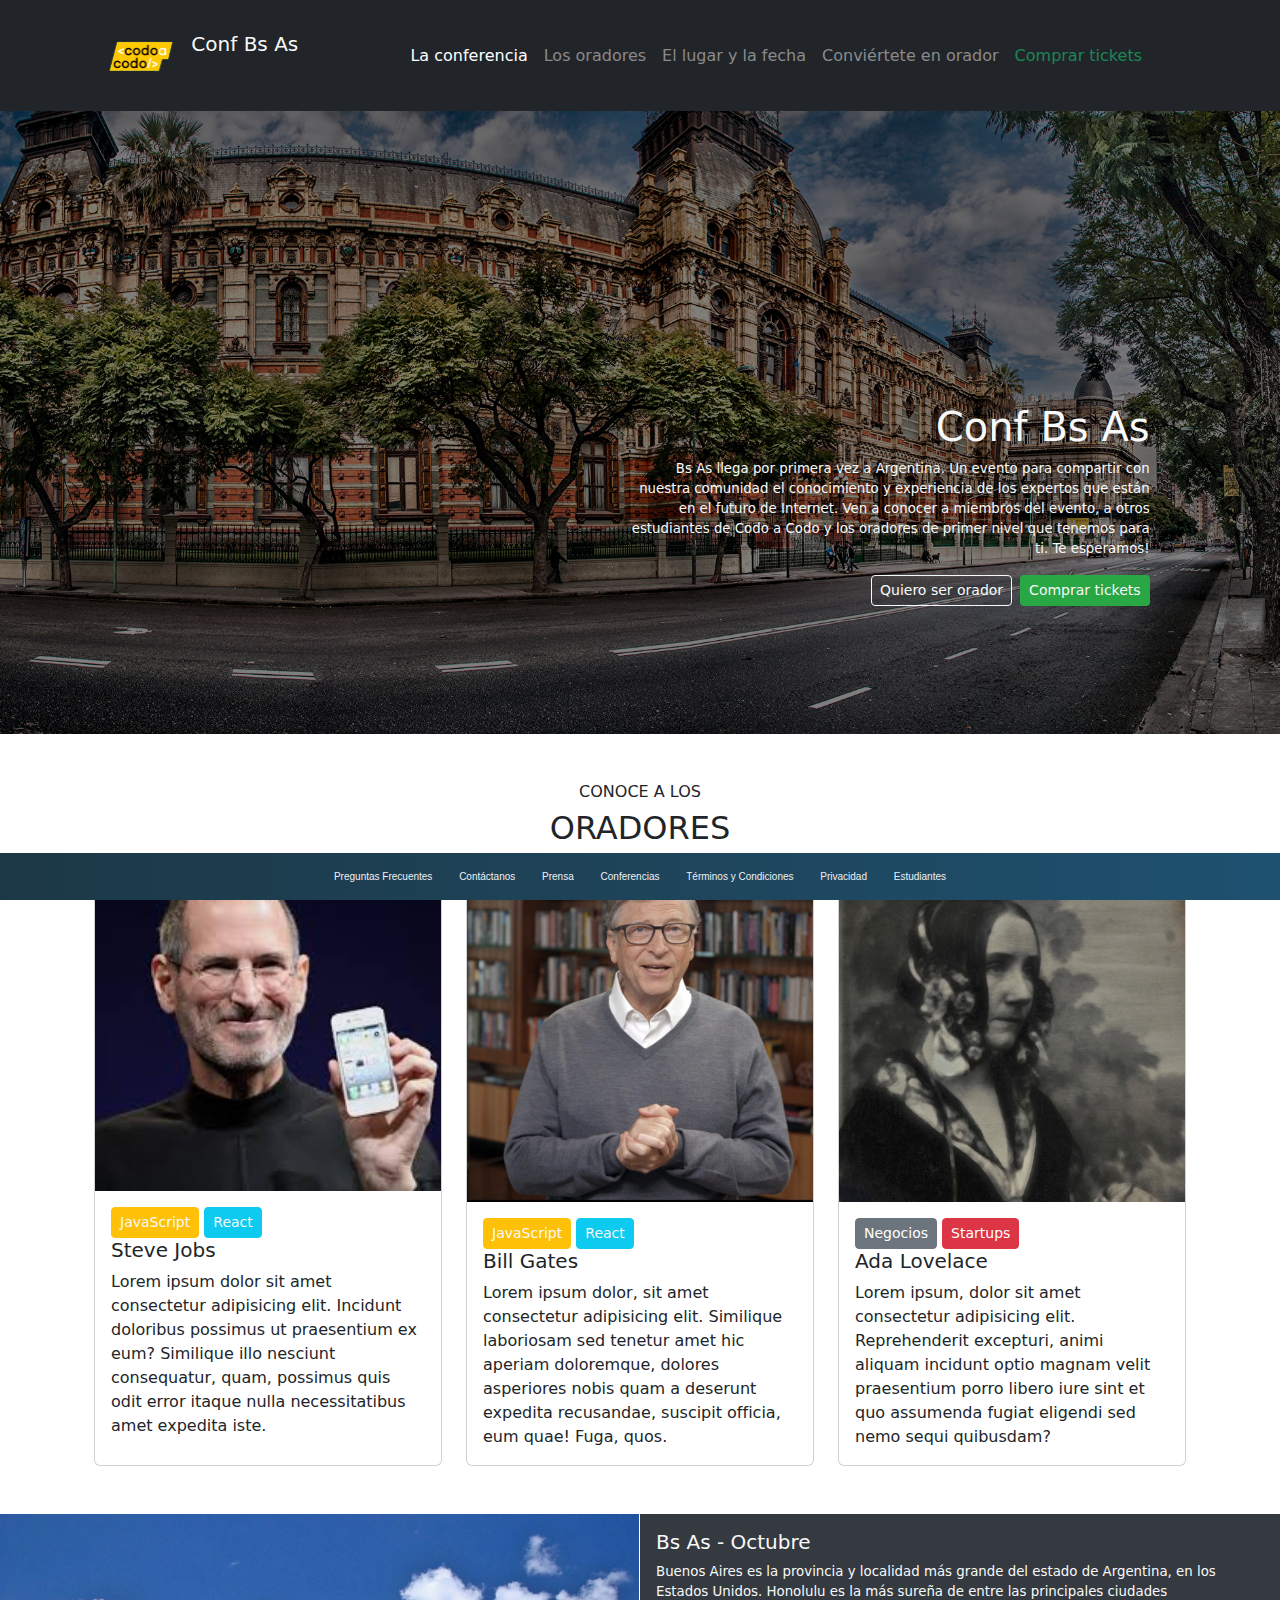
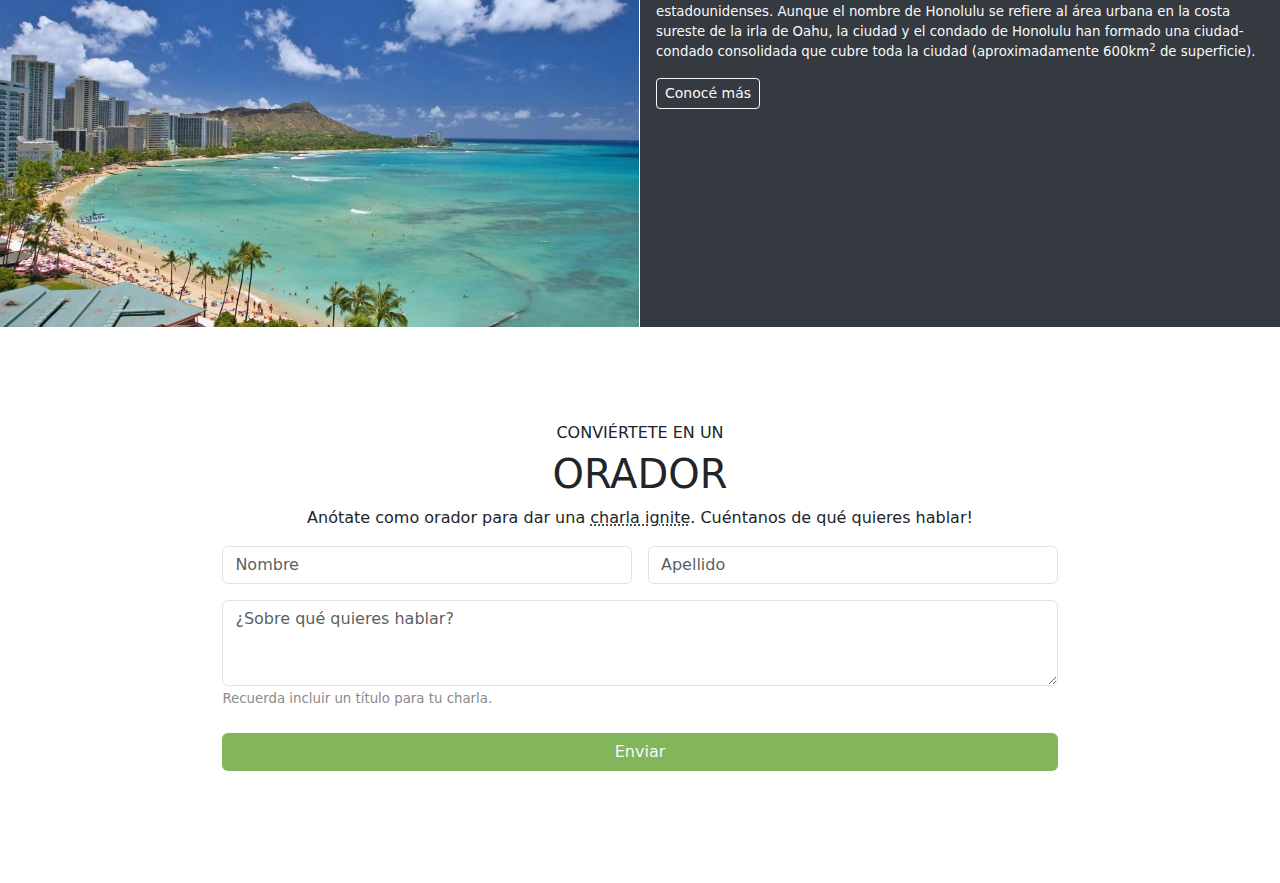
<file: index.html>
<!DOCTYPE html>
<html lang="es">

  <head>
    <meta charset="UTF-8">
    <meta http-equiv="X-UA-Compatible" content="IE=edge">
    <meta name="viewport" content="width=device-width, initial-scale=1.0">
    <title>Integrador</title>
    <link rel="icon" href="img/codoacodo.png">
    <!-- Latest compiled and minified CSS -->
    <link href="https://cdn.jsdelivr.net/npm/bootstrap@5.1.3/dist/css/bootstrap.min.css" rel="stylesheet">
    <!-- Latest compiled JavaScript -->
    <script src="https://cdn.jsdelivr.net/npm/bootstrap@5.1.3/dist/js/bootstrap.bundle.min.js"></script>
    <link rel="stylesheet" href="css/miEstilo.css">
  </head>

  
 <header>
    <!-- navbar -->
    <nav class="navbar navbar-dark bg-dark navbar-expand-lg fixed-top">
      <div class="container">
            <a class="navbar-brand text-light m-3" href="#">
              <img src="img/codoacodo.png" alt="Codo a Codo" width="87" height="50" class="d-inline-block align-text-top">
              Conf Bs As</a>
              <button class="navbar-toggler" type="button" data-bs-toggle="offcanvas" data-bs-target="#offcanvasDarkNavbar" aria-controls="offcanvasDarkNavbar">
                <span class="navbar-toggler-icon"></span>
              </button>
        <div class="offcanvas offcanvas-end text-light bg-dark" tabindex="-1" id="offcanvasDarkNavbar" aria-labelledby="offcanvasDarkNavbarLabel">
          <div class="offcanvas-header">
            <h5 class="offcanvas-title" id="offcanvasDarkNavbarLabel">Conf Bs As</h5>
            <button type="button" class="btn-close btn-close-white" data-bs-dismiss="offcanvas" aria-label="Close"></button>
          </div>

          <div class="offcanvas-body">
            <ul class="navbar-nav justify-content-end flex-grow-1 pe-5">
              <li class="nav-item">
                <a class="nav-link active texto-gris-claro" aria-current="page" href="#LaConferencia">La conferencia</a>
              </li>
              <li class="nav-item">
                <a class="nav-link texto-gris-claro" href="#LosOradores">Los oradores</a>
              </li>
              <li class="nav-item">
                <a class="nav-link texto-gris-claro" href="#LugarFecha">El lugar y la fecha</a>
              </li>
              <li class="nav-item">
                <a class="nav-link texto-gris-claro" href="#ConvierteteOrador">Conviértete en orador</a>
              </li>
              <li class="nav-item">
                <a class="nav-link text-success" href="comprar_tickets.html" target="_blank">Comprar tickets</a>
              </li>
            </ul>
          </div>
        </div>
      </div>
    </nav>  
  </header>

  <body>
    <!-- div conf Bs As -->
    <a name="LaConferencia"></a>
    
    <div class="row conteiner-fluid relativo">
      <div class="col p-0">
        <img src="img/ba1.jpg" class="img-fluid" id="opacidad-fondo" alt="Buenos Aires">
      </div>

        <div class="col-xl-5 col-lg-7 col-md-8 col-sm-9 col-9 centrar text-light"> 
          <h1 class="titulo-tam">Conf Bs As</h1>
            <p>Bs As llega por primera vez a Argentina. Un evento para compartir con nuestra comunidad el conocimiento y experiencia de los expertos que están en el futuro de Internet. Ven a conocer a miembros del evento, a otros estudiantes de Codo a Codo y los oradores de primer nivel que tenemos para ti. Te esperamos!</p>
          <div class="d-grid gap-2 d-flex justify-content-end">
            <button class="btn btn-outline-light btn-sm btn-tam" type="button">Quiero ser orador</button>
            <a href="comprar_tickets.html" target="_blank" class="btn fondo-verde-boton text-light btn-sm btn-tam">Comprar tickets</a>
          </div>
        </div>     
    </div>

      <!--cards oradores -->
      <div class="conteiner my-5">
        <a name="LosOradores"></a>
        <h2 class="text-center fs-6">CONOCE A LOS</h2>
        <h2 class="text-center">ORADORES</h2>
        
        <div class="container row row-cols-1 row-cols-md-3 g-4 mx-auto">
          <div class="col">
            <div class="card h-100">
              <img src="img/steve.jpg" class="card-img-top" alt="Steve Jobs">
              <div class="card-body">
              
                <button type="button" class="btn btn-warning btn-sm text-light">JavaScript</button>
                <button type="button" class="btn btn-info btn-sm text-light">React</button>

                <h5 class="card-title">Steve Jobs</h5>
                <p class="card-text">Lorem ipsum dolor sit amet consectetur adipisicing elit. Incidunt doloribus possimus ut praesentium ex eum? Similique illo nesciunt consequatur, quam, possimus quis odit error itaque nulla necessitatibus amet expedita iste.</p>
              </div>
            </div>
          </div>

          <div class="col">
            <div class="card h-100">
              <img src="img/bill.jpg" class="card-img-top" alt="Bill Gates">
              <div class="card-body">
                <button type="button" class="btn btn-warning btn-sm text-light">JavaScript</button>
                <button type="button" class="btn btn-info btn-sm text-light">React</button>
                <h5 class="card-title">Bill Gates</h5>
                <p class="card-text">Lorem ipsum dolor, sit amet consectetur adipisicing elit. Similique laboriosam sed tenetur amet hic aperiam doloremque, dolores asperiores nobis quam a deserunt expedita recusandae, suscipit officia, eum quae! Fuga, quos.</p>
              </div>
            </div>
          </div>

          <div class="col">
            <div class="card h-100">
              <img src="img/ada.jpeg" class="card-img-top" alt="Ada Lovelace">
              <div class="card-body">
                <button type="button" class="btn btn-secondary btn-sm">Negocios</button>
                <button type="button" class="btn btn-danger btn-sm">Startups</button>
                <h5 class="card-title">Ada Lovelace</h5>
                <p class="card-text">Lorem ipsum, dolor sit amet consectetur adipisicing elit. Reprehenderit excepturi, animi aliquam incidunt optio magnam velit praesentium porro libero iure sint et quo assumenda fugiat eligendi sed nemo sequi quibusdam?</p>
              </div>
            </div>
          </div>
        </div>
      </div>

      <!-- div playa -->
      <div class="container-fluid p-0">
        <a name="LugarFecha"></a>
            <div class="row">
              <div class="col-12 col-sm-6 p-0 border-white border-end"><img src="img/honolulu.jpg" class="d-block mx-auto" alt="Playa Honolulu" width="100%"></div>
              <div class="col-12 col-sm-6 fondo-gris-oscuro text-light p-3 cambiar-p"><h5 class="titulo-bsas">Bs As - Octubre</h5><p class="texto-bsas pe-3">Buenos Aires es la provincia y localidad más grande del estado de Argentina, en los Estados Unidos. Honolulu es la más sureña de entre las principales ciudades estadounidenses. Aunque el nombre de Honolulu se refiere al área urbana en la costa sureste de la irla de Oahu, la ciudad y el condado de Honolulu han formado una ciudad-condado consolidada que cubre toda la ciudad (aproximadamente 600km<sup>2</sup> de superficie).</p> 
                <button class="btn btn-outline-light btn-bsas btn-sm" type="button">Conocé más</button>
              </div>
            </div>
      </div>

      <a name="ConvierteteOrador"></a>
      <!-- formulario -->
      <div class="container p-5 my-5">
        
        <h2 class="text-center fs-6">CONVIÉRTETE EN UN</h2>
        <h2 class="text-center fs-1">ORADOR</h2>
        <p class="text-center">Anótate como orador para dar una <span class="texto-punteado">charla ignite</span>. Cuéntanos de qué quieres hablar!</p>
       
        <form> 
          <div class="row g-3"> 
            <div class="col">
              <input type="text" class="form-control" placeholder="Nombre" aria-label="First name">
            </div>
            <div class="col">
              <input type="text" class="form-control" placeholder="Apellido" aria-label="Last name">
            </div>
          </div>

          <div class="my-3">
            <textarea class="form-control" id="tituloCharla" rows="3" placeholder="¿Sobre qué quieres hablar?"></textarea>
            <label for="tituloCharla" class="form-label texto-gris-claro">Recuerda incluir un título para tu charla.</label>
          </div>
            <!-- <input type="submit"> -->
          <div class="d-grid gap-2 mb-3">
            <button class="btn fondo-verde-form text-light" type="button">Enviar</button>
          </div>
        </form>
      </div>
  
  </body>
  <!--footer -->
  <footer>
    <div class="container-fluid mi-footer">
      <div class="row footer-menu p-3">
          <a class="col" href="">Preguntas Frecuentes</a>
          <a class="col" href="">Contáctanos</a>
          <a class="col" href="">Prensa</a>
          <a class="col" href="">Conferencias</a>
          <a class="col" href="">Términos y Condiciones</a>
          <a class="col" href="">Privacidad</a>
          <a class="col" href="">Estudiantes</a>
      </div>
    </div> 
  </footer>
</html>
</file>
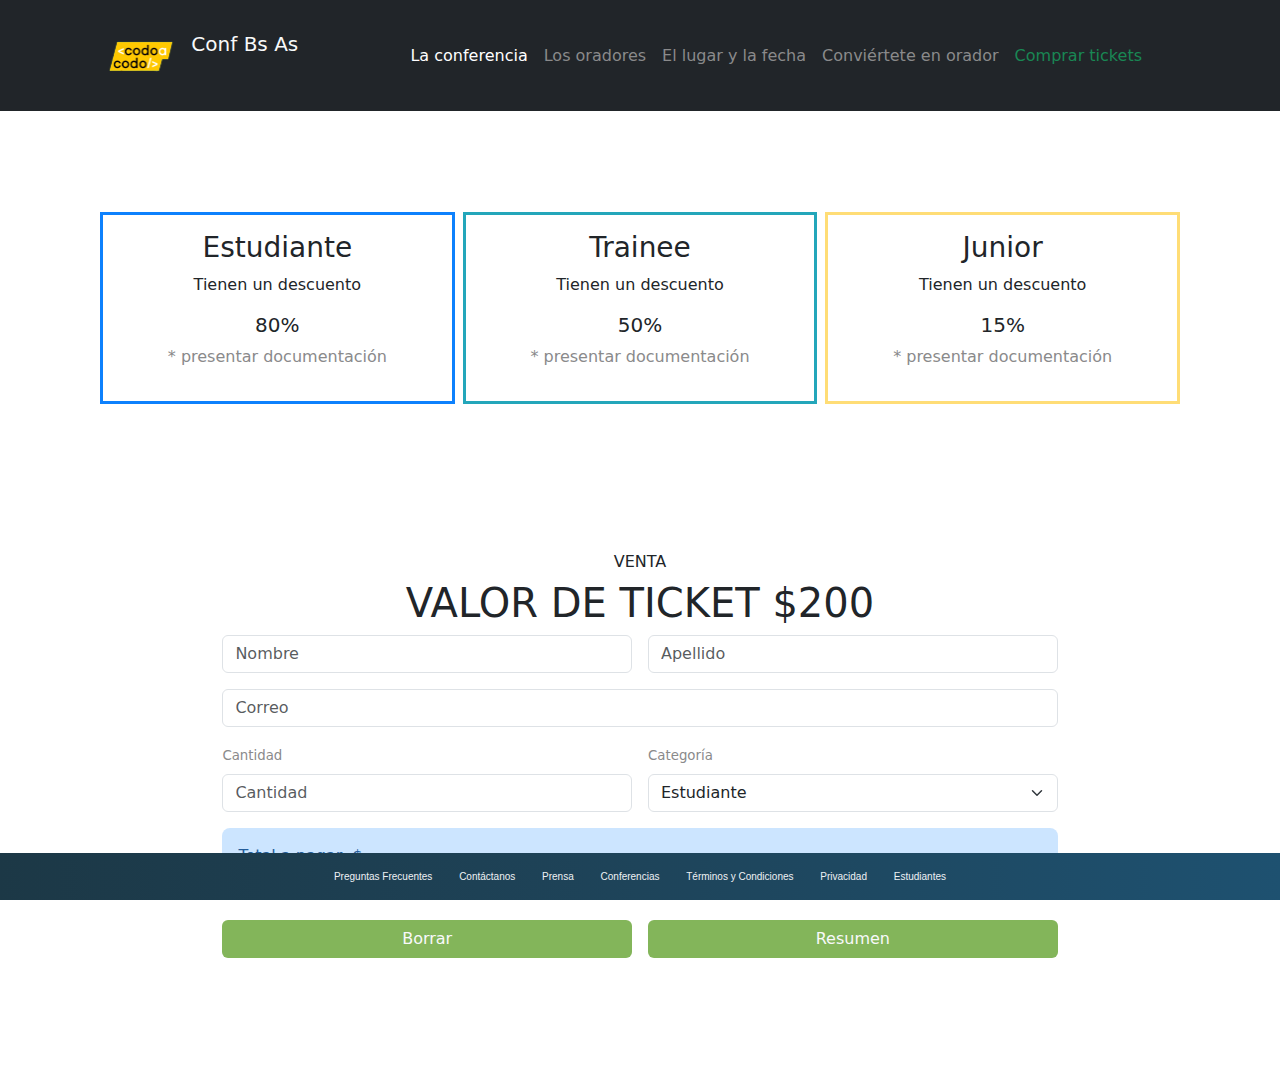
<file: comprar_tickets.html>
<!DOCTYPE html>
<html lang="es">

  <head>
    <meta charset="UTF-8">
    <meta http-equiv="X-UA-Compatible" content="IE=edge">
    <meta name="viewport" content="width=device-width, initial-scale=1.0">
    <title>Integrador JS</title>
    <link rel="icon" href="img/codoacodo.png">
    <!-- Latest compiled and minified CSS -->
    <link href="https://cdn.jsdelivr.net/npm/bootstrap@5.1.3/dist/css/bootstrap.min.css" rel="stylesheet">
    <!-- Latest compiled JavaScript -->
    <script src="https://cdn.jsdelivr.net/npm/bootstrap@5.1.3/dist/js/bootstrap.bundle.min.js"></script>
    <link rel="stylesheet" href="css/miEstilo.css">
  </head>

  
 <header>
    <!-- navbar -->
    <nav class="navbar navbar-dark bg-dark navbar-expand-lg fixed-top">
      <div class="container">
            <a class="navbar-brand text-light m-3" href="#">
              <img src="img/codoacodo.png" alt="Codo a Codo" width="87" height="50" class="d-inline-block align-text-top">
              Conf Bs As</a>
              <button class="navbar-toggler" type="button" data-bs-toggle="offcanvas" data-bs-target="#offcanvasDarkNavbar" aria-controls="offcanvasDarkNavbar">
                <span class="navbar-toggler-icon"></span>
              </button>
        <div class="offcanvas offcanvas-end text-light bg-dark" tabindex="-1" id="offcanvasDarkNavbar" aria-labelledby="offcanvasDarkNavbarLabel">
          <div class="offcanvas-header">
            <h5 class="offcanvas-title" id="offcanvasDarkNavbarLabel">Conf Bs As</h5>
            <button type="button" class="btn-close btn-close-white" data-bs-dismiss="offcanvas" aria-label="Close"></button>
          </div>

          <div class="offcanvas-body">
            <ul class="navbar-nav justify-content-end flex-grow-1 pe-5">
              <li class="nav-item">
                <a class="nav-link active texto-gris-claro" aria-current="page" href="#LaConferencia">La conferencia</a>
              </li>
              <li class="nav-item">
                <a class="nav-link texto-gris-claro" href="#LosOradores">Los oradores</a>
              </li>
              <li class="nav-item">
                <a class="nav-link texto-gris-claro" href="#LugarFecha">El lugar y la fecha</a>
              </li>
              <li class="nav-item">
                <a class="nav-link texto-gris-claro" href="#ConvierteteOrador">Conviértete en orador</a>
              </li>
              <li class="nav-item">
                <a class="nav-link text-success" href="#">Comprar tickets</a>
              </li>
            </ul>
          </div>
        </div>
      </div>
    </nav>  
  </header>

  <body>

    <div class="conteiner p-5"> 
        <p></p>
        </div>


        <div class="row conteiner p-5 m-5 my-5">
            <div class="col container p-3 m-1 text-center" id="borde-azul">
                <h3>Estudiante</h3>
                <p>Tienen un descuento</p>
                <p class="h5">80%</p>
                <p class="texto-gris-claro">* presentar documentación</p>
            </div>
            <div class="col container p-3 m-1 text-center" id="borde-verde">
                <h3>Trainee</h3>
                <p>Tienen un descuento</p>
                <p class="h5">50%</p>
                <p class="texto-gris-claro">* presentar documentación</p>
            </div>
            <div class="col container p-3 m-1 text-center" id="borde-amarillo">
                <h3>Junior</h3>
                <p>Tienen un descuento</p>
                <p class="h5">15%</p>
                <p class="texto-gris-claro">* presentar documentación</p>
            </div>
        </div>
        <!-- formulario -->
        <div class="container p-5 my-5">
                
            <h2 class="text-center fs-6">VENTA</h2>
            <h2 class="text-center fs-1">VALOR DE TICKET $200</h2>
        
            <form> 
            <div class="row g-3"> 
                <div class="col">
                <input type="text" class="form-control" placeholder="Nombre" aria-label="First name" id="nombre">
                </div>
                <div class="col">
                <input type="text" class="form-control" placeholder="Apellido" aria-label="Last name">
                </div>
            </div>

            <div class="my-3">
                <input type="email" class="form-control" id="tituloCharla" placeholder="Correo"></input>
            </div>

            <div class="row g-3"> 
                <div class="col">
                    <label for="tituloCharla" class="form-label texto-gris-claro">Cantidad</label>
                <input type="number" class="form-control" placeholder="Cantidad" id="cantidad">
                </div>
                <div class="col">
                    <label for="tituloCharla" class="form-label texto-gris-claro">Categoría</label>
                    <select class="form-select" id="categoria">
                        <option>Estudiante</option>
                        <option>Trainee</option>
                        <option>Junior</option>
                      </select>
                </div>
            </div>
            <div class="container div-total p-1 my-3 pt-3 ps-3">
                <p id="resultado">Total a pagar: $</p> 
            </div>

            <div class="row g-3 my-3">
                <div class="col d-grid">
                  <input type="reset" value="Borrar" class="btn fondo-verde-form text-light btn-block" id="btnResetear">
                </div>
                <div class="col d-grid">
                <button class="btn fondo-verde-form text-light btn-block" type="button" id="btn-resumen">Resumen</button>
                </div>
            </div>
            </form>
        </div>
        <script src="js/integrador.js"></script>
    </body>

    <!--footer -->
    <footer>
        <div class="container-fluid mi-footer">
        <div class="row footer-menu p-3">
            <a class="col" href="">Preguntas Frecuentes</a>
            <a class="col" href="">Contáctanos</a>
            <a class="col" href="">Prensa</a>
            <a class="col" href="">Conferencias</a>
            <a class="col" href="">Términos y Condiciones</a>
            <a class="col" href="">Privacidad</a>
            <a class="col" href="">Estudiantes</a>
        </div>
        </div> 
    </footer>
</html>
</file>
<file: css/miEstilo.css>
body {
  overflow-x: hidden;
}

.fondo-verde-boton{
  background-color: rgb(41,167,68);
}

.fondo-verde-form {
  background: rgb(131, 181, 90);
}

.relativo {
    position:relative;
    display: flex;
    flex:start;
}

#opacidad-fondo{
  filter:brightness(50%);
}

.centrar {
    position:absolute;
    top:55%;
    right:10%;
    text-align:right;
    font-size: smaller;
}

@media (max-width:850px) {
  .centrar {
    position:absolute;
    font-size: x-small;
  }

  .titulo-tam {
    font-size: x-large;
  }

  .btn-tam {
    font-size: x-small;
  }
}

@media (max-width:540px) {
  .centrar {
    top:40%;
    right:10%;
    position:absolute;
    font-size: x-small;
  }
}
  @media (max-width:425px) {
    .centrar {
      top:25%;
      right:10%;
      position:absolute;
      font-size: xx-small;
    }

    .titulo-tam {
      font-size: small;
    }
  
    .btn-tam {
      font-size: xx-small;
    }
   }


.fondo-gris-oscuro{
  background-color: rgb(53,58,64);
}

.texto-gris-claro{
  color: rgb(138, 138, 139);
}

.texto-bsas {
  font-size: smaller;
}


@media (max-width:830px) {
  .texto-bsas {
    font-size: small;
  }
}

@media (max-width:810px) {
  .texto-bsas {
    font-size: x-small;
    margin-bottom: 0.4rem;
  }
  .titulo-bsas{
    font-size:medium;
    margin-bottom: 0.4rem;
  }
  .btn-bsas {
    font-size: xx-small;
    margin-bottom: 0.2rem;
  }
}

@media (max-width:644px) {
  .texto-bsas, .btn-bsas {
    font-size: xx-small;
    margin-bottom: 0.1rem;

  }
  .titulo-bsas{
    font-size:small;
    margin-bottom: 0.2rem;
    
  }
}
  @media (max-width:644px) {
    .cambiar-p {
      padding:0rem;
    }
    .btn-sm{
      padding: 0.2rem;
      font-size: .675rem;
      border-radius: 0.2rem;
  }
  .btn-bsas {
    font-size: xx-small;
    margin-top: 0.1rem;
}
  }
@media (max-width:575px) {
  .texto-bsas, .btn-bsas {
    font-size: small;
    margin-bottom: 0.4rem;
    margin-inline: 1rem;
    
  }
  .titulo-bsas{
    font-size: large;
    margin-inline: 1rem;
  }
 
}


.texto-punteado{
  text-decoration:underline;
  text-decoration-style: dotted;
}

label{
  font-size: smaller;
}

  .mi-footer {
    position:fixed;
    left: 0;
    bottom: 0;
    width: 100%;
    background: rgb(28,56,70);
    background: linear-gradient(90deg, rgba(28,56,70,1) 0%, rgba(30,68,90,1) 50%, rgba(30,81,112,1) 100%);
    color: white;
    text-align: center;
    font-size: x-small;
    font-family: sans-serif;
   
  }

.footer-menu{
  display: block;
  }

.footer-menu a{
  color: #eef1f4;
  text-decoration: none;
}

.footer-menu a:hover{
  color: #27bcda;
}

form{
  padding-inline: 10%;
}

#borde-azul{
  border-style: solid;
  border-color: rgba(13,129,253,255);
}

#borde-verde{
  border-style: solid;
  border-color: rgba(35,166,186,255);
}

#borde-amarillo{
  border-style: solid;
  border-color: rgba(255,221,118,255);
}

.div-total{
  background-color: rgba(204,229,255,255);
  color: rgba(35,92,153,255);
  border-radius: 0.5em;
}
</file>
